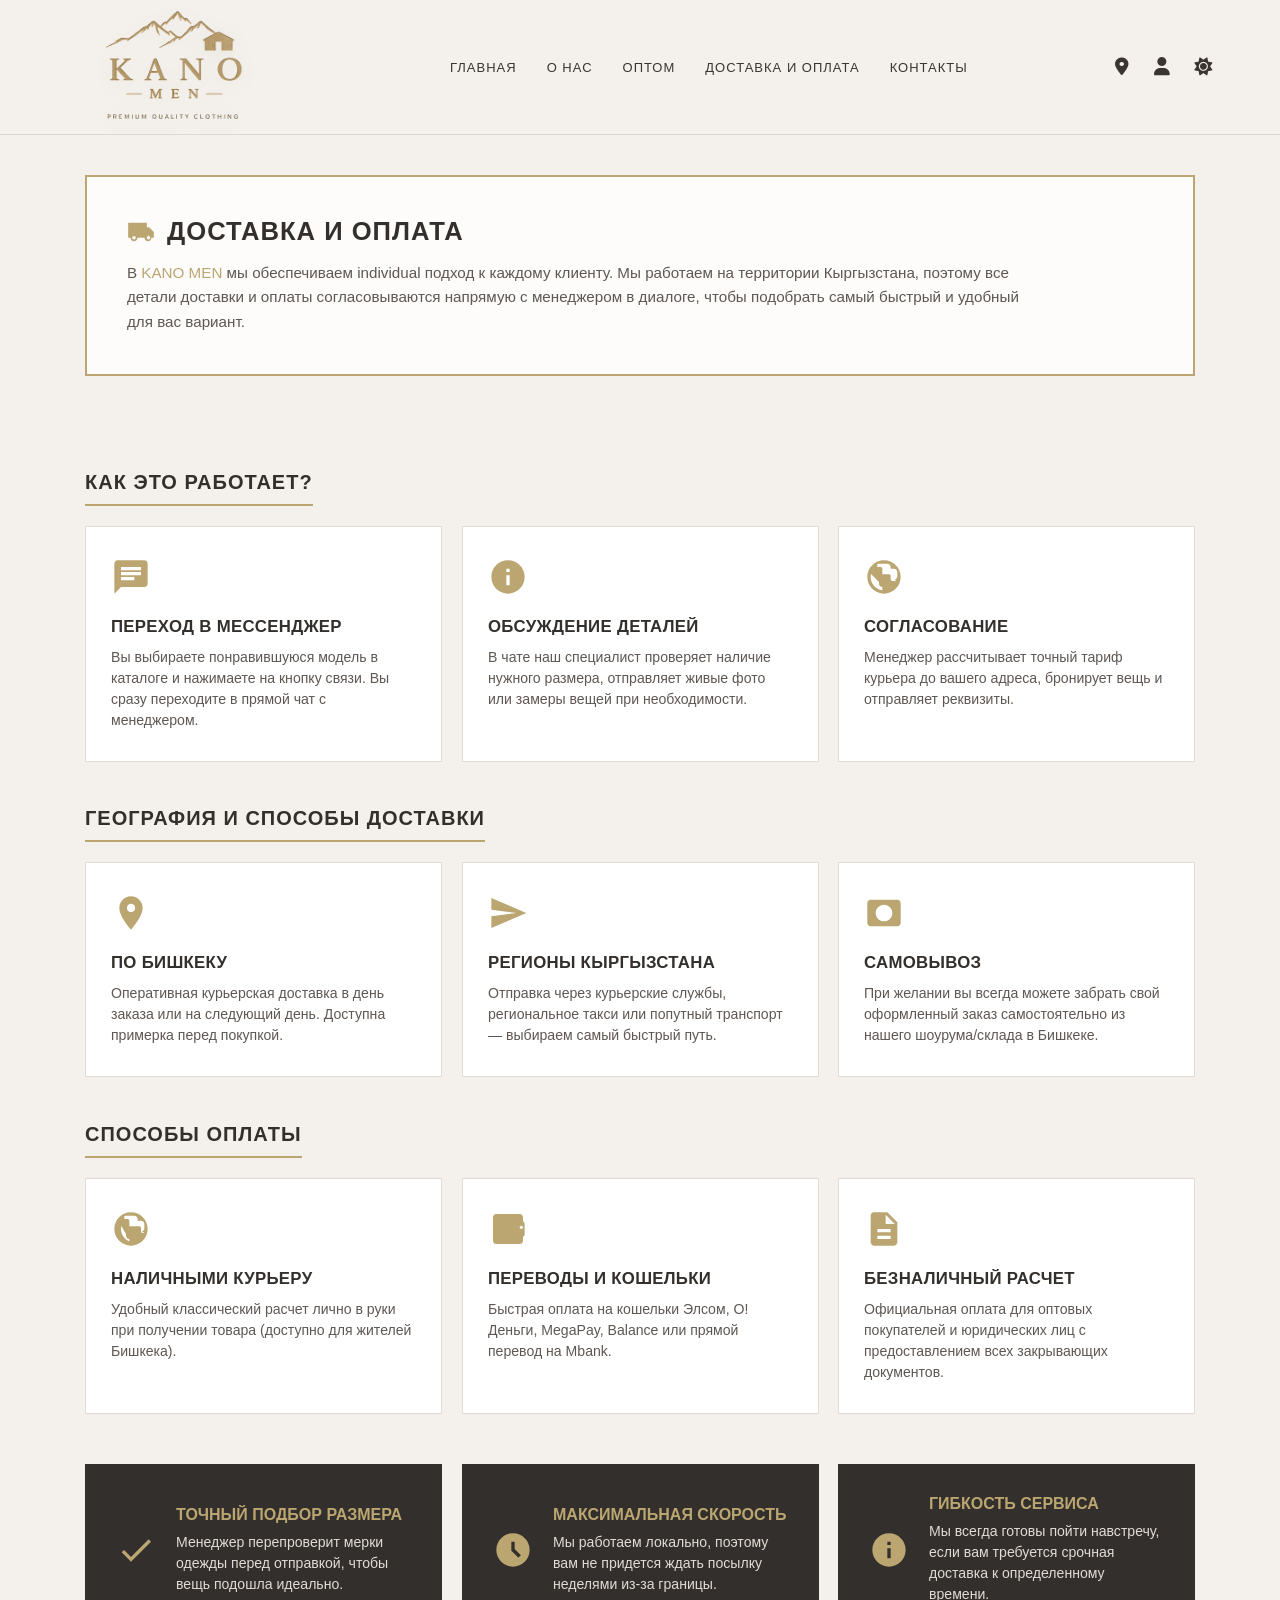
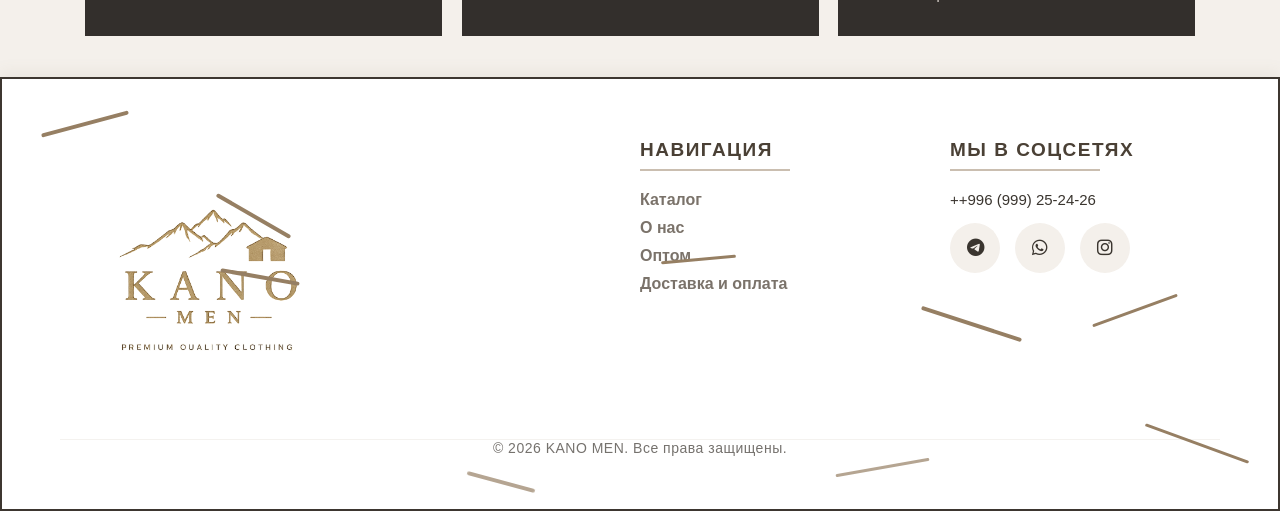
<file: oplata.html>
<!DOCTYPE html>
<html lang="ru">
<head>
    <meta charset="UTF-8">
    <meta name="viewport" content="width=device-width, initial-scale=1.0">
    <title>KANO MEN — Премиум одежда</title>
 
    <link rel="stylesheet" href="https://cdnjs.cloudflare.com/ajax/libs/font-awesome/6.4.0/css/all.min.css">
</head>
<body>
<style>
  
.kano-about {
    background-color: #fcfbfa; 
    padding: 60px 0; 
    font-family: 'Inter', 'Helvetica Neue', sans-serif;
    color: #2b2520; 
   
}

.kano-about__main-title-brand {
    color: rgba(187,166,113); 
}


body.dark-theme .kano-about__main-title-brand {
    color: rgba(187,166,113); 
}

.kano-about__container {
    max-width: 1260px;
    margin: 0 auto;
    padding: 0 30px;
    display: grid;
    grid-template-columns: 260px 1fr 260px;
    gap: 40px; 
    align-items: start;
}

.kano-about__center-content {
    display: flex;
    flex-direction: column;
    align-items: center; 
    gap: 30px; 
}

.kano-about__main-title {
    font-size: 24px; 
    letter-spacing: 4px; 
    text-transform: uppercase;
    margin-bottom: 20px;
    font-weight: 400; 
}

.kano-about__main-text {
    font-size: 14px;
    line-height: 1.8; 
    color: #5c5249;
    max-width: 620px;
    margin: 0 auto;
    text-align: center; 
}

.kano-about__inner-grid {
    display: grid;
    grid-template-columns: 1.1fr 0.9fr;
    gap: 30px;
    width: 100%;
    min-height: 220px; 
    border-top: 1px solid #eae5df; 
    border-bottom: 1px solid #eae5df;
    padding: 20px 0;
    overflow: hidden; 
}

.kano-about__inner-card {
    display: flex;
    align-items: center;
    justify-content: center;
    height: 100%;
    min-height: 180px; 
    overflow: hidden; 
    
}

.kano-about__inner-card img {
    width: 100%;
    height: 100%;
    max-height: 220px; 
    object-fit: cover;
    transition: transform 0.6s ease-in-out;
    border-radius: 8px;
}

.kano-about__inner-card:hover img {
    transform: scale(1.08);
    border-radius: 8px;
}

.kano-about__inner-card--text {
    display: flex;
    align-items: center;
    text-align: left;
}

.kano-about__mini-desc h3 {
    font-size: 12px;
    letter-spacing: 2px;
    text-transform: uppercase;
    font-weight: 600;
    margin-bottom: 10px;
}

.kano-about__mini-desc p {
    font-size: 12px;
    line-height: 1.6;
    color: #6e6255;
    margin: 0;
}

.kano-about__cta {
    width: 100%;
    display: flex;
    justify-content: center; 
    margin-top: 10px; 
}

.kano-about__button {
    display: inline-block;
    background-color: #8c7355; 
    color: #ffffff;
    padding: 14px 40px; 
    font-size: 12px;
    letter-spacing: 3px;
    text-decoration: none;
    text-transform: uppercase;
    font-weight: 500;
    border: 1px solid transparent;
    transition: all 0.4s ease;
}

.kano-about__button:hover {
    background-color: transparent;
    color: #8c7355;
    border-color: #8c7355;
}

.kano-about__side-card {
    display: flex;
    flex-direction: column;
    gap: 20px;
}

.kano-about__image-wrapper {
    width: 100%;
    height: 380px; 
    overflow: hidden;
}

.kano-about__image-wrapper img {
    width: 100%;
    height: 100%;
    object-fit: cover;
    transition: transform 0.6s ease-in-out;
    border-radius: 8px;
}

.kano-about__side-card:hover .kano-about__image-wrapper img {
    transform: scale(1.08);
    border-radius: 8px;
}

.kano-about__card-footer {
    text-align: center;
}

.kano-about__icon {
    font-size: 8px;
    color: #8c7355;
    display: block;
    margin-bottom: 5px;
}

.kano-about__card-title {
    font-size: 11px;
    letter-spacing: 3px;
    text-transform: uppercase;
    font-weight: 500;
}

@media (max-width: 1024px) {
    .kano-about__container {
        grid-template-columns: 1fr;
        gap: 40px;
    }

    .kano-about__center-content {
        display: contents;
    }

    .kano-about__header {
        order: 1;
    }

    .kano-about__inner-grid {
        order: 2;
    }


    .kano-about__container > .kano-about__side-card:first-child {
        order: 3 !important;
    }

  
    .kano-about__container > .kano-about__side-card:last-child {
        order: 4 !important;
    }

    .kano-about__side-card {
        max-width: 340px;
        margin: 0 auto;
    }

    .kano-about__cta {
        order: 5;
        margin-top: 20px;
    }
}

@media (max-width: 640px) {
    .kano-about__inner-grid {
        grid-template-columns: 1fr;
        height: auto;
        min-height: auto;
        gap: 20px;
    }
    .kano-about__inner-card img {
        height: 180px;
    }
}
body.dark-theme .kano-about {
    background-color: #1a1a1a; 
    color: #f4f0eb; 
}

body.dark-theme .kano-about__main-text {
    color: #ded5ca; 
}

body.dark-theme .kano-about__inner-grid {
    border-top: 1px solid #332f2b; 
    border-bottom: 1px solid #332f2b;
}

body.dark-theme .kano-about__mini-desc p {
    color: #ded5ca; 
}

body.dark-theme .kano-about__button {
    background-color: #92795d; 
    color: #ffffff;
    border-color: #92795d;
}

body.dark-theme .kano-about__button:hover {
    background-color: transparent;
    color: #f4f0eb;
    border-color: #f4f0eb;
}


body.dark-theme .kano-about {
    background-color: #1a1a1a; 
    color: #ffffff; 
}

body.dark-theme .kano-about__main-text {
    color: #ffffff; 
}

body.dark-theme .kano-about__brand-name {
    color: rgba(187,166,113); 
}

body.dark-theme .kano-about__inner-grid {
    border-top: 1px solid #332f2b; 
    border-bottom: 1px solid #332f2b;
}

body.dark-theme .kano-about__mini-desc p {
    color: #ffffff; 
}

body.dark-theme .kano-about__button {
    background-color: #92795d; 
    color: #ffffff;
    border-color: #92795d;
}

body.dark-theme .kano-about__button:hover {
    background-color: transparent;
    color: #ffffff;
    border-color: #ffffff;
}

body.dark-theme .kano-about__icon {
    color: #e0dbb5; 
}

:root {
    --color-bg: #f4f0eb;       
    --color-dark: #3a352f;     
    --color-gold: #967f63;    
    --color-white: #ffffff;
    --font-main: 'Segoe UI', Tahoma, Geneva, Verdana, sans-serif;
    --transition: all 0.3s cubic-bezier(0.25, 0.46, 0.45, 0.94);
}

* {
    box-sizing: border-box;
    margin: 0;
    padding: 0;
   
   
}

body {
    font-family: var(--font-main);
    background-color: var(--color-bg);
    color: var(--color-dark);
    overflow-x: hidden;
}

.container {
    max-width: 1200px;
    margin: 0 auto;
    padding: 0 20px;
}

a {
    text-decoration: none;
    color: inherit;
}


.header {
    background-color: var(--color-bg);
    border-bottom: 1px solid rgba(150, 127, 99, 0.2);
    position: sticky;
    top: 0;
    z-index: 100;
    height: 135px; 
}

.header__container {
    display: flex;
    justify-content: space-between;
    align-items: center;
    height: 100%;
    padding: 0 20px;
    position: relative; 
}

.logo {
    position: absolute; 
    left: 20px;
    top: 55%;
    transform: translateY(-50%);
    z-index: 10;
}

.logo__img {
    height: 230px; 
    width: auto;
    object-fit: contain;
    filter: drop-shadow(0 4px 10px rgba(0, 0, 0, 0.05)); 
    transition: transform 0.3s ease; 
     transform: translateX(100px);
     opacity: 0;
      animation: kanoSlideInUp 1.2s cubic-bezier(0.25, 1, 0.5, 1) forwards;
}


.nav {
    margin-left: 390px; 
    transition: var(--transition);
    z-index: 100;
}

.nav__list {
    display: flex;
    list-style: none;
    gap: 30px;
}

.nav__link {
    font-size: 13px;
    font-weight: 500;
    letter-spacing: 1px;
    position: relative;
    padding-bottom: 5px;
    transition: var(--transition);
}
.header__address-link {
    margin-right: 10px;
}

.nav__link::after {
    content: '';
    position: absolute;
    bottom: 0;
    left: 0;
    width: 0;
    height: 1px;
    background-color: var(--color-gold);
    transition: var(--transition);
}

.nav__link:hover::after {
    width: 100%;
}

.header__icons {
    display: flex;
    align-items: center;
    gap: 15px;
    margin-left: auto; 
}

.icon-btn {
    background: none;
    border: none;
    font-size: 18px;
    color: var(--color-dark);
    cursor: pointer;
    transition: var(--transition);
    position: relative;
    display: inline-flex;
    align-items: center;
    justify-content: center;
    text-decoration: none;
}

.icon-btn:hover {
    color: var(--color-gold);
}

.cart-btn {
    display: flex;
    align-items: center;
    gap: 5px;
}

.cart-count {
    font-size: 12px;
    font-weight: bold;
}

.burger {
    display: none;
    flex-direction: column;
    gap: 5px;
    background: none;
    border: none;
    cursor: pointer;
    z-index: 101;
}

.burger span {
    width: 25px;
    height: 2px;
    background-color: var(--color-dark);
    transition: var(--transition);
}

@media (max-width: 992px) {
    .nav {
        margin-left: 140px; 
    }
    .logo__img {
        height: 75px; 
    }
}

@media (max-width: 768px) {
    .nav {
        margin-left: 0; 
        position: fixed;
        top: 80px;
        left: -100%;
        width: 100%;
        height: calc(100vh - 80px);
        background-color: var(--color-bg);
        z-index: 99;
        padding: 40px;
    }
    
    .nav.active {
        left: 0;
    }
    
    .logo__img {
        height: 90px; 
        max-height: none; 
        filter: drop-shadow(0 4px 12px rgba(0, 0, 0, 0.08)); 
    }
}


.burger.active span:nth-child(1) { transform: rotate(45deg) translate(5px, 5px); }
.burger.active span:nth-child(2) { opacity: 0; }
.burger.active span:nth-child(3) { transform: rotate(-45deg) translate(6px, -6px); }






  
@media (max-width: 992px) {
    .nav {
        margin-left: 140px; 
    }
    .logo__img {
        height: 45px; 
    }
}

@media (max-width: 768px) {
    .nav {
        margin-left: 0;
        position: fixed;
        top: 80px;
        left: -100%;
        width: 100%;
        height: calc(100vh - 80px);
        background-color: var(--color-bg);
        z-index: 99;
        padding: 40px;
    }
    
    .nav.active {
        left: 0;
    }


    .logo__img {
        height: 90px; 
        max-height: none; 
        filter: drop-shadow(0 4px 12px rgba(0, 0, 0, 0.08)); 
    }

}

@media (max-width: 992px) {
    
    .hero__bg-wrapper {
        background-position: center;
    }
    
   
    .hero__bg-wrapper::before {
        background: linear-gradient(to bottom, 
            rgba(244, 240, 235, 0.9) 0%, 
            rgba(244, 240, 235, 0.95) 70%,
            rgba(244, 240, 235, 1) 100%);
    }


    .hero__container {
        flex-direction: column;
        align-items: center;
        text-align: center;
        min-height: auto;
        padding-bottom: 0; 
    }

   
    .hero__content {
        flex: 0 0 100%;
        padding: 40px 0 20px 0;
        z-index: 3;
    }

    .hero__title {
        font-size: 32px; 
        margin-bottom: 15px;
    }

    .hero__subtitle {
        font-size: 14px;
        margin-bottom: 25px;
    }

  
    .hero__buttons {
        justify-content: center;
        gap: 10px;
        margin-bottom: 35px;
    }
    
    .btn {
        padding: 12px 25px;
    }

   
    .hero__mini-features {
        justify-content: center;
        flex-wrap: wrap;
        gap: 20px;
    }

    .mini-feature {
        align-items: center; 
        max-width: 160px;
    }

    
    .hero__man-wrapper {
        position: relative;
        width: 100%;
        height: auto;
        max-height: 400px; 
        display: flex;
        justify-content: center;
        align-items: flex-end;
        margin-top: 20px;
    }

    .hero__man-img {
        height: auto;
        width: 100%;
        max-width: 320px; 
        object-fit: contain;
        display: block;
    }


    .nav {
        margin-left: 150px;
    }
    .logo__img {
        height: 75px;
    }
}

@media (max-width: 768px) {

    .nav {
        margin-left: 0;
        position: fixed;
        top: 80px;
        left: -100%;
        width: 100%;
        height: calc(100vh - 80px);
        background-color: var(--color-bg);
        z-index: 99;
        padding: 40px;
    }
    
    .nav.active {
        left: 0;
    }

 
    .logo__img {
        height: 125px;
    }

    .hero__title {
        font-size: 26px; 
    }

    .hero__buttons {
        flex-direction: column; 
        width: 100%;
        max-width: 280px;
        margin: 0 auto 35px auto;
    }
    
    .btn {
        width: 100%;
    }
    .hero__title {
        font-size: 20px; 
        line-height: 1.3;
    }
}
@media (max-width: 992px) {
    
    .features__grid {
        flex-direction: column;
        gap: 20px;
    }
    .feature-item:not(:last-child) {
        border-right: none;
        border-bottom: 1px solid rgba(150, 127, 99, 0.2);
        padding-bottom: 15px;
    }
}

@media (max-width: 768px) {
    
    
    
    .nav__list {
        flex-direction: column;
        align-items: center;
        gap: 40px;
    }

    .burger {
        display: flex;
    }

    .modal__body {
        flex-direction: column;
    }
    .slider {
        height: 250px;
    }
}


.footer {
    background-color: #ffffff; 
    border-top: 1px solid rgba(150, 127, 99, 0.2);
    padding: 60px 0 30px 0;
    color: var(--color-dark);
    border: 2px solid #3d3630;
    box-shadow: 0 -4px 15px rgba(150, 127, 99, 0.1);
    position: relative;
    overflow: hidden;
}

.footer::before,
.footer::after,
.footer__container::before,
.footer__container::after,
.footer__copy::before,
.footer__copy::after,
.footer__about::before,
.footer__links::before,
.footer__links::after,
.footer__socials-block::before {
    content: '';
    position: absolute;
    background: #967f63;
    border-radius: 4px;
    pointer-events: none;
    z-index: 1;
}

.footer::before { width: 90px; height: 4px; top: 10%; left: 3%; transform: rotate(-15deg); animation: lineFloat1 2s infinite ease-in-out alternate; }
.footer::after { width: 110px; height: 3px; bottom: 15%; right: 2%; transform: rotate(20deg); animation: lineFloat2 2s infinite ease-in-out alternate; }
.footer__container::before { width: 80px; height: 4px; top: 40%; left: 15%; transform: rotate(10deg); animation: lineFloat3 2.5s infinite ease-in-out alternate-reverse; }

.footer__copy::before { width: 70px; height: 4px; bottom: -5px; left: 35%; transform: rotate(15deg); animation: lineFloat5 2.2s infinite ease-in-out alternate-reverse; }
.footer__copy::after { width: 95px; height: 3px; bottom: 10px; right: 25%; transform: rotate(-10deg); animation: lineFloat6 2.8s infinite ease-in-out alternate; }
.footer__about::before { width: 85px; height: 4px; top: 25%; left: 28%; transform: rotate(30deg); animation: lineFloat7 2.2s infinite ease-in-out alternate-reverse; }
.footer__links::before { width: 75px; height: 3px; top: 35%; right: 42%; transform: rotate(-5deg); animation: lineFloat8 2.8s infinite ease-in-out alternate; }
.footer__links::after { width: 105px; height: 4px; bottom: 45%; right: 18%; transform: rotate(18deg); animation: lineFloat9 2.6s infinite ease-in-out alternate-reverse; }
.footer__socials-block::before { width: 90px; height: 3px; top: 50%; right: 5%; transform: rotate(-20deg); animation: lineFloat10 2.1s infinite ease-in-out alternate; }

@keyframes lineFloat1 { 0% { transform: translate(0, 0) rotate(-15deg); opacity: 0.3; } 100% { transform: translate(30px, -20px) rotate(-5deg); opacity: 0.7; } }
@keyframes lineFloat2 { 0% { transform: translate(0, 0) rotate(20deg); opacity: 0.25; } 100% { transform: translate(-35px, -15px) rotate(5deg); opacity: 0.6; } }
@keyframes lineFloat3 { 0% { transform: translate(0, 0) rotate(10deg); opacity: 0.3; } 100% { transform: translate(-25px, 25px) rotate(-10deg); opacity: 0.65; } }
@keyframes lineFloat4 { 0% { transform: translate(0, 0) rotate(-25deg); opacity: 0.25; } 100% { transform: translate(40px, 15px) rotate(-15deg); opacity: 0.7; } }
@keyframes lineFloat5 { 0% { transform: translate(0, 0) rotate(15deg); opacity: 0.3; } 100% { transform: translate(-20px, -20px) rotate(5deg); opacity: 0.6; } }
@keyframes lineFloat6 { 0% { transform: translate(0, 0) rotate(-10deg); opacity: 0.2; } 100% { transform: translate(30px, -10px) rotate(-25deg); opacity: 0.55; } }
@keyframes lineFloat7 { 0% { transform: translate(0, 0) rotate(30deg); opacity: 0.35; } 100% { transform: translate(25px, 30px) rotate(15deg); opacity: 0.75; } }
@keyframes lineFloat8 { 0% { transform: translate(0, 0) rotate(-5deg); opacity: 0.25; } 100% { transform: translate(-30px, -15px) rotate(10deg); opacity: 0.65; } }
@keyframes lineFloat9 { 0% { transform: translate(0, 0) rotate(18deg); opacity: 0.3; } 100% { transform: translate(20px, -30px) rotate(28deg); opacity: 0.7; } }
@keyframes lineFloat10 { 0% { transform: translate(0, 0) rotate(-20deg); opacity: 0.2; } 100% { transform: translate(-40px, 20px) rotate(-5deg); opacity: 0.6; } }

.footer__container {
    display: grid;
    grid-template-columns: 2fr 1fr 1fr; 
    gap: 40px;
    position: relative;
    z-index: 2;
}

.footer__copy {
    grid-column: 1 / -1; 
    text-align: center;  
    border-top: 1px solid rgba(150, 127, 99, 0.15); 
    width: 100%;
    font-size: 14px;
    opacity: 0.7;
    margin-top: -40px;
    position: relative;
    letter-spacing: 0.5px;
   
}



.footer__links h3,
.footer__socials-block h3 {
    font-size: 19px;
    letter-spacing: 1.5px;
    margin-bottom: 20px;
    font-weight: 600;
    color: #4a4035;
}

.footer__links ul {
    list-style: none;
}

.footer__links li {
    margin-bottom: 10px;
    font-weight: 700;
    color: #5a5045;
}

.footer__links a {
    font-size: 16px;
    opacity: 0.8;
    display: inline-block;
    letter-spacing: 0px;
    transition: color 0.4s ease, letter-spacing 0.4s ease, transform 0.4s ease, opacity 0.4s ease;
}

.footer__links a:hover {
    color: var(--color-gold);
    opacity: 1;
    letter-spacing: 1px;
    transform: translateY(-2px);
}

.footer__phone {
    font-size: 15px;
    font-weight: 500;
    margin-bottom: 15px;
}

.footer__socials {
    display: flex;
    gap: 15px;
}

.social-icon {
    display: flex;
    align-items: center;
    justify-content: center;
    width: 50px;
    height: 50px;
    border-radius: 50%;
    background-color: var(--color-bg); 
    color: var(--color-dark);
    font-size: 18px;
    transition: all 0.4s cubic-bezier(0.175, 0.885, 0.32, 1.275); 
}

.social-icon:hover {
    transform: translateY(-5px);
    color: #fff;
    box-shadow: 0 5px 15px rgba(0, 0, 0, 0.1);
}

.social-icon--telegram:hover {
    background-color: #0088cc;
}

.social-icon--whatsapp:hover {
    background-color: #25d366;
}

.social-icon--instagram:hover {
    background: linear-gradient(45deg, #f09433 0%, #e6683c 25%, #dc2743 50%, #cc2366 75%, #bc1888 100%);
}


.footer__about {
    position: relative;
    padding-top: 300px; 
}

.footer__logo {
    position: absolute;
    top: 0;
    left: 0;
    width: 300px; 
}

.footer__logo img {
    width: 100%;
    height: auto;
    display: block;
    object-fit: contain;
    filter: drop-shadow(0 0 0px rgba(150, 127, 99, 0));
    transition: all 0.4s ease;
    animation: logoGlow 3s infinite alternate ease-in-out;
}

.footer__logo img:hover {
    transform: scale(1.05) rotate(-1deg);
    filter: drop-shadow(0 0 15px rgba(150, 127, 99, 0.5));
}

@keyframes logoGlow {
    0% { filter: drop-shadow(0 0 2px rgba(150, 127, 99, 0.15)); }
    100% { filter: drop-shadow(0 0 8px rgba(150, 127, 99, 0.4)); }
}

@media (max-width: 992px) {
    .footer__container {
        grid-template-columns: 1fr 1fr;
        gap: 30px;
    }
}

@media (max-width: 776px) {
    .footer {
        padding: 40px 0 30px 0;
    }

    .footer__container {
        grid-template-columns: 1fr;
        gap: 35px;
        text-align: center;
    }

    .footer__about {
        padding-top: 70px;
        display: flex;
        flex-direction: column;
        align-items: center;
    }

    
.footer__logo {
    position: absolute;
    top: 0;
    left: 0;
    width: 100px; 
}
    .footer__text {
        max-width: 100%;
    }
.footer__copy{
    margin-top: 20px;
}
    .footer__links a:hover {
        padding-left: 0;
        letter-spacing: 0.5px;
    }
.category-card{
    width: 100px;
}
    .footer__socials {
        justify-content: center;
    }
}




.footer__links h3,
.footer__socials-block h3 {
    position: relative;
    padding-bottom: 10px;
    display: inline-block;
}

.footer__links h3::after,
.footer__socials-block h3::after {
    content: '';
    position: absolute;
    bottom: 0;
    left: 0;
    width: 150px; 
    height: 2px;
    background-color: var(--color-gold, #735d41);
    opacity: 0.5;
}
#theme-toggle {
    display: flex;
    align-items: center;
    justify-content: center;
    width: 35px;
    height: 35px;
    border-radius: 50%;
    transition: transform 0.5s cubic-bezier(0.4, 0, 0.2, 1), background-color 0.3s ease;
}

#theme-toggle:hover {
    background-color: rgba(150, 127, 99, 0.1);
    transform: scale(1.1);
}

#theme-toggle i {
    transition: transform 0.5s cubic-bezier(0.4, 0, 0.2, 1), color 0.3s ease;
}

#theme-toggle.clicked i {
    transform: rotate(360deg) scale(0);
}

body.dark-theme {
    --color-bg: #1a1a1a;
    --color-dark: #f4f0eb;
    --color-white: #242424;
}

body.dark-theme #theme-toggle:hover {
    background-color: rgba(255, 255, 255, 0.1);
}

body.dark-theme .header {
    background-color: #1a1a1a;
    border-bottom: 1px solid rgba(255, 255, 255, 0.1);
}

body.dark-theme .nav {
    background-color: #1a1a1a;
}

body.dark-theme .hero,
body.dark-theme .hero__bg-wrapper {
    background-color: #1a1a1a;
}

body.dark-theme .hero__bg-wrapper::before {
    background: linear-gradient(to right, 
        rgba(26, 26, 26, 1) 0%, 
        rgba(26, 26, 26, 0.9) 35%, 
        rgba(26, 26, 26, 0.4) 60%, 
        rgba(26, 26, 26, 0) 100%);
}

body.dark-theme .features {
    background-color: rgba(0, 0, 0, 0.2);
    border-top: 1px solid rgba(255, 255, 255, 0.1);
    border-bottom: 1px solid rgba(255, 255, 255, 0.1);
}

body.dark-theme .milky-cat-card,
body.dark-theme .milky-cat-card__info {
    background-color: #242424;
    border-color: #333333;
}

body.dark-theme .milky-cat-card__title {
    color: #f4f0eb;
}

body.dark-theme .milky-cat-modal__content {
    background-color: #242424;
    border-color: #333333;
}

body.dark-theme .milky-cat-modal__title,
body.dark-theme .milky-cat-modal__desc,
body.dark-theme .milky-cat-modal__specs-title,
body.dark-theme .milky-cat-modal__spec-value {
    color: #f4f0eb;
}

body.dark-theme .footer {
    background-color: #242424;
    color: #f4f0eb;
}

body.dark-theme .footer__links h3, 
body.dark-theme .footer__socials-block h3,
body.dark-theme .footer__links li {
    color: #f4f0eb;
}

@media (max-width: 992px) {
    body.dark-theme .hero__bg-wrapper::before {
        background: linear-gradient(to bottom, rgba(26, 26, 26, 0.85) 0%, rgba(26, 26, 26, 0.95) 100%);
    }
}



body.dark-theme .hero__title {
    color: #e0dbb5;
}

body.dark-theme .hero__subtitle {
    color: #ded5ca;
}

body.dark-theme .mini-feature span {
    color: #ded5ca;
}

body.dark-theme .feature-item h3 {
    color: #f4f0eb;
}

body.dark-theme .feature-item p {
    color: #ded5ca;
}

body.dark-theme .section-title {
    color: #f4f0eb;
}

body.dark-theme .category-card {
    background-color: #242424;
}

body.dark-theme .category-card__title {
    color: #f4f0eb;
}

body.dark-theme .category-card__btn {
    border-color: rgba(255, 255, 255, 0.2);
    color: #ded5ca;
}

body.dark-theme .milky-cat-header__title {
    color: #ffffff;
}

body.dark-theme .milky-cat-modal__close {
    background: #333333;
    color: #e0dbb5;
}

body.dark-theme .milky-cat-modal__close:hover {
    background-color: #444444;
}

body.dark-theme .milky-cat-carousel {
    background-color: #1a1a1a;
}

body.dark-theme .milky-cat-carousel__btn {
    background: rgba(36, 36, 36, 0.8);
    color: #f4f0eb;
}

body.dark-theme .milky-cat-carousel__btn:hover {
    background: #242424;
}

body.dark-theme .btn--primary {
    background-color: #92795d;
    color: #ffffff;
    border-color: #92795d;
}

body.dark-theme .btn--primary:hover {
    background-color: transparent;
    color: #f4f0eb;
    border-color: #f4f0eb;
}

body.dark-theme .btn--secondary {
    border-color: rgba(255, 255, 255, 0.3);
    color: #ded5ca;
    background: transparent;
}

body.dark-theme .btn--secondary:hover {
    background-color: #92795d;
    color: #ffffff;
    border-color: #92795d;
}



body.dark-theme .mini-feature i {
    color: #e0dbb5;
}

body.dark-theme .category-card__btn {
    border-color: rgba(244, 240, 235, 0.4);
    color: #f4f0eb;
}

body.dark-theme .category-card__btn:hover {
    background-color: var(--color-gold);
    color: var(--color-white);
    border-color: var(--color-gold);
}
    
body.dark-theme .footer{
border:none
}
body.dark-theme .footer__links li{
    color: #ffffff;
}
.nav {
    transition: left 0.3s cubic-bezier(0.25, 0.46, 0.45, 0.94), transform 0.3s ease;
}

body.dark-theme .nav {
    transition: left 0.3s cubic-bezier(0.25, 0.46, 0.45, 0.94), transform 0.3s ease;
}
body.dark-theme .kano-feature-card{
    background-color: #242424;
    border-color: #333333;
}
body.dark-theme .kano-card-title {
    color: #f4f0eb;
}
body.dark-theme .kano-card-text {
    color: #d8d8d8;
}

.kano-about__brand-name{
    color:rgba(187,166,113)
}
.animate-on-scroll {
    opacity: 0;
    transform: translateY(40px);
    transition: opacity 0.8s cubic-bezier(0.25, 0.46, 0.45, 0.94), transform 0.8s cubic-bezier(0.25, 0.46, 0.45, 0.94);
    will-change: opacity, transform;
}


.animate-on-scroll[style*="--delay"] {
    transition-delay: calc(var(--delay) * 0.12s); 
}


.animate-on-scroll.show {
    opacity: 1;
    transform: translateY(0);
}

.animate-on-scroll-grid > div {
    opacity: 0;
    transform: translateY(40px);
    transition: opacity 0.8s ease, transform 0.8s ease;
}


.animate-on-scroll-grid.show > div {
    opacity: 1;
    transform: translateY(0);
}


.animate-on-scroll-grid.show > div:nth-child(1) { transition-delay: 0.1s; }
.animate-on-scroll-grid.show > div:nth-child(2) { transition-delay: 0.2s; }
.animate-on-scroll-grid.show > div:nth-child(3) { transition-delay: 0.3s; }
.animate-on-scroll-grid.show > div:nth-child(4) { transition-delay: 0.4s; }
.animate-on-scroll-grid.show > div:nth-child(5) { transition-delay: 0.5s; }
.animate-on-scroll-grid.show > div:nth-child(6) { transition-delay: 0.6s; }
.animate-on-scroll-grid.show > div:nth-child(7) { transition-delay: 0.7s; }
.animate-on-scroll-grid.show > div:nth-child(8) { transition-delay: 0.8s; }

body.dark-theme .kano-infographic-section {
    --kano-dark: #f5f4f3;
    --kano-muted: #bda89b;
    --kano-border: #4a4441;
    --kano-bg-light: transparent;
}

body.dark-theme .kano-main-banner {
    background: transparent;
}

body.dark-theme .kano-tile-box {
    background: transparent;
}

body.dark-theme .kano-perk-card {
    background: transparent;
    border-color: var(--kano-border);
}

body.dark-theme .kano-perk-card p {
    color: #d8d3d0;
}
.kano-reveal, 
.kano-grid-title, 
.kano-tile-box, 
.kano-perk-card {
    opacity: 0;
    transform: translateY(-30px);
    will-change: transform, opacity;
}

.kano-visible {
    animation: kanoSlideInDown 0.7s cubic-bezier(0.25, 1, 0.5, 1) forwards;
}

@keyframes kanoSlideInDown {
    to {
        opacity: 1;
        transform: translateY(0);
    }
}


@import url('https://googleapis.com');

.kano-infographic-section {
    --kano-gold: rgba(187, 166, 113, 1);
    --kano-dark: #332f2c;
    --kano-muted: #5e5753;
    --kano-border: #e2dbd5;
    --kano-bg-light: #fdfcfb;
    
    font-family: 'Montserrat', sans-serif;
    color: var(--kano-dark);
    max-width: 1150px;
    margin: 40px auto;
    padding: 0 20px;
}

.kano-reveal {
    opacity: 0;
    transform: translateY(20px);
    animation: kanoSlideInUp 0.6s cubic-bezier(0.25, 1, 0.5, 1) forwards;
}

.kano-main-banner {
    background: var(--kano-bg-light);
    border: 2px solid var(--kano-gold);
    padding: 40px;
    margin-bottom: 50px;
    position: relative;
}
.kano-main-banner h2 {
    font-size: 1.6rem;
    font-weight: 700;
    text-transform: uppercase;
    letter-spacing: 1px;
    margin-bottom: 15px;
    display: flex;
    align-items: center;
    gap: 12px;
    color: var(--kano-dark);
}
.kano-brand-highlight {
    color: var(--kano-gold);
}
.kano-main-banner h2 svg {
    width: 28px;
    height: 28px;
    fill: var(--kano-gold);
}
.kano-main-banner p {
    font-size: 0.95rem;
    color: var(--kano-muted);
    line-height: 1.6;
    font-weight: 400;
    max-width: 900px;
}

.kano-grid-title {
    font-size: 1.25rem;
    font-weight: 700;
    text-transform: uppercase;
    letter-spacing: 1px;
    margin: 45px 0 20px 0;
    padding-bottom: 10px;
    border-bottom: 2px solid var(--kano-gold);
    display: inline-block;
}

.kano-tiles-grid {
    display: grid;
    grid-template-columns: repeat(auto-fit, minmax(280px, 1fr));
    gap: 20px;
}

.kano-tile-box {
    background: #ffffff;
    border: 1px solid var(--kano-border);
    padding: 30px 25px;
    display: flex;
    flex-direction: column;
    align-items: flex-start;
    transition: all 0.3s ease;
}
.kano-tile-box:hover {
    border-color: var(--kano-gold);
    box-shadow: 0 12px 24px rgba(187, 166, 113, 0.12);
    transform: translateY(-3px);
}

.kano-tile-icon {
    width: 40px;
    height: 40px;
    fill: var(--kano-gold);
    margin-bottom: 20px;
}
.kano-tile-box h4 {
    font-size: 1.05rem;
    font-weight: 600;
    text-transform: uppercase;
    margin-bottom: 10px;
    letter-spacing: 0.3px;
}
.kano-tile-box p {
    font-size: 0.88rem;
    color: var(--kano-muted);
    line-height: 1.5;
    font-weight: 400;
}

.kano-perks-grid {
    display: grid;
    grid-template-columns: repeat(auto-fit, minmax(300px, 1fr));
    gap: 20px;
}
.kano-perk-card {
    background: var(--kano-dark);
    color: #ffffff;
    border: 1px solid var(--kano-dark);
    padding: 30px;
    display: flex;
    gap: 20px;
    align-items: center;
      transition: all 0.3s ease;
}
html {
  scroll-behavior: smooth;
}

.kano-perk-card .kano-tile-icon {
    fill: var(--kano-gold);
    flex-shrink: 0;
    margin-bottom: 0;
}
.kano-perk-card h5 {
    font-size: 1rem;
    font-weight: 600;
    text-transform: uppercase;
    margin-bottom: 8px;
    color: var(--kano-gold);
}
.kano-perk-card p {
    font-size: 0.88rem;
    color: #e2dbd5;
    line-height: 1.5;
}



.kano-perk-card:hover {
   border-color: var(--kano-gold) !important;
    box-shadow: 0 12px 24px rgba(187, 166, 113, 0.12);
    transform: translateY(-3px);
}
.kano-del-1 { animation-delay: 0.1s; }
.kano-del-2 { animation-delay: 0.2s; }
.kano-del-3 { animation-delay: 0.3s; }

@keyframes kanoSlideInUp {
    to { opacity: 1; transform: translateY(0); }
}

@media (max-width: 768px) {
    .kano-main-banner { padding: 25px 20px; }
    .kano-main-banner h2 { font-size: 1.3rem; }
    .kano-perk-card { flex-direction: column; gap: 15px; }
}

</style>
    <header class="header">
    <div class="container header__container">
        <div class="logo">
           <img src="ChatGPT Image 28 мая 2026 г., 15_02_30.png" alt="KANO MEN" class="logo__img" onerror="this.style.display='none'; this.nextElementSibling.style.display='block';">
        </div>

        <nav class="nav" id="nav-menu">
            <ul class="nav__list">
                <li><a href="index.html" class="nav__link">ГЛАВНАЯ</a></li>
                <li><a href="about.html" class="nav__link">О НАС</a></li>
                <li><a href="optom.html" class="nav__link">ОПТОМ</a></li>
                <li><a href="oplata.html" class="nav__link">ДОСТАВКА И ОПЛАТА</a></li>
                <li><a href="#contacts" class="nav__link">КОНТАКТЫ</a></li>
            </ul>
        </nav>

        <div class="header__icons">
            <a href="https://2gis.kg/bishkek/geo/70030076169446534/74.575166,42.890345" target="_blank" class="icon-btn header__address-link">
                <i class="fas fa-map-marker-alt"></i>
            </a>
            
            <button class="icon-btn"><i class="fas fa-user"></i></button>
            <button id="theme-toggle" class="icon-btn"><i class="fas fa-sun"></i></button>
            
            <button class="burger" id="burger-menu">
                <span></span>
                <span></span>
                <span></span>
            </button>
        </div>
    </div>
</header>

  <div class="kano-infographic-section">

    <div class="kano-main-banner kano-reveal">
        <h2>
            <svg viewBox="0 0 24 24"><path d="M20 8h-3V4H1v13h2c0 1.66 1.34 3 3 3s3-1.34 3-3h6c0 1.66 1.34 3 3 3s3-1.34 3-3h2v-5l-4-4zM6 18.5c-.83 0-1.5-.67-1.5-1.5s.67-1.5 1.5-1.5 1.5.67 1.5 1.5-.67 1.5-1.5 1.5zm12.5-3c-.28 0-.5-.22-.5-.5s.22-.5 0.5-.5 0.5.22.0.5-.22.5-.5.5zm0 3c-.83 0-1.5-.67-1.5-1.5s.67-1.5 1.5-1.5 1.5.67 1.5 1.5-.67 1.5-1.5 1.5z"/></svg>
            Доставка и оплата
        </h2>
        <p>В <span class="kano-brand-highlight">KANO MEN</span> мы обеспечиваем individual подход к каждому клиенту. Мы работаем на территории Кыргызстана, поэтому все детали доставки и оплаты согласовываются напрямую с менеджером в диалоге, чтобы подобрать самый быстрый и удобный для вас вариант.</p>
    </div>

    <div class="kano-grid-title kano-reveal kano-del-1">Как это работает?</div>
    <div class="kano-tiles-grid">
        <div class="kano-tile-box kano-reveal kano-del-1">
            <svg class="kano-tile-icon" viewBox="0 0 24 24"><path d="M20 2H4c-1.1 0-1.99.9-1.99 2L2 22l4-4h14c1.1 0 2-.9 2-2V4c0-1.1-.9-2-2-2zM6 9h12v2H6V9zm8 5H6v-2h8v2zm4-6H6V6h12v2z"/></svg>
            <h4>Переход в мессенджер</h4>
            <p>Вы выбираете понравившуюся модель в каталоге и нажимаете на кнопку связи. Вы сразу переходите в прямой чат с менеджером.</p>
        </div>
        <div class="kano-tile-box kano-reveal kano-del-2">
            <svg class="kano-tile-icon" viewBox="0 0 24 24"><path d="M12 2C6.48 2 2 6.48 2 12s4.48 10 10 10 10-4.48 10-10S17.52 2 12 2zm1 15h-2v-6h2v6zm0-8h-2V7h2v2z"/></svg>
            <h4>Обсуждение деталей</h4>
            <p>В чате наш специалист проверяет наличие нужного размера, отправляет живые фото или замеры вещей при необходимости.</p>
        </div>
        <div class="kano-tile-box kano-reveal kano-del-3">
            <svg class="kano-tile-icon" viewBox="0 0 24 24"><path d="M12 2C6.48 2 2 6.48 2 12s4.48 10 10 10 10-4.48 10-10S17.52 2 12 2zm-1 17.93c-3.95-.49-7-3.85-7-7.93 0-.62.08-1.21.21-1.79L9 15v1c0 1.1.9 2 2 2v1.93zm8.57-4.75c-.21-.48-.68-.8-1.21-.8h-1.36c-.55 0-1-.45-1-1v-2c0-.55-.45-1-1-1H11V7c0-.55-.45-1-1-1H8V4.5c0-.28.22-.5.5-.5H14c1.1 0 2 .9 2 2v1h2c1.1 0 2 .9 2 2v2.6c0 .87-.57 1.66-1.43 1.83z"/></svg>
            <h4>Согласование</h4>
            <p>Менеджер рассчитывает точный тариф курьера до вашего адреса, бронирует вещь и отправляет реквизиты.</p>
        </div>
    </div>

    <div class="kano-grid-title kano-reveal kano-del-2">География и способы доставки</div>
    <div class="kano-tiles-grid">
        <div class="kano-tile-box kano-reveal kano-del-1">
            <svg class="kano-tile-icon" viewBox="0 0 24 24"><path d="M12 2C8.13 2 5 5.13 5 9c0 5.25 7 13 7 13s7-7.75 7-13c0-3.87-3.13-7-7-7zm0 9.5c-1.38 0-2.5-1.12-2.5-2.5s1.12-2.5 2.5-2.5 2.5 1.12 2.5 2.5-1.12 2.5-2.5 2.5z"/></svg>
            <h4>По Бишкеку</h4>
            <p>Оперативная курьерская доставка в день заказа или на следующий день. Доступна примерка перед покупкой.</p>
        </div>
        <div class="kano-tile-box kano-reveal kano-del-2">
            <svg class="kano-tile-icon" viewBox="0 0 24 24"><path d="M2.01 21L23 12 2.01 3 2 10l15 2-15 2z"/></svg>
            <h4>Регионы Кыргызстана</h4>
            <p>Отправка через курьерские службы, региональное такси или попутный транспорт — выбираем самый быстрый путь.</p>
        </div>
        <div class="kano-tile-box kano-reveal kano-del-3">
            <svg class="kano-tile-icon" viewBox="0 0 24 24"><path d="M20 4H4c-1.1 0-2 .9-2 2v12c0 1.1.9 2 2 2h16c1.1 0 2-.9 2-2V6c0-1.1-.9-2-2-2zm-8 13c-2.76 0-5-2.24-5-5s2.24-5 5-5 5 2.24 5 5-2.24 5-5 5z"/></svg>
            <h4>Самовывоз</h4>
            <p>При желании вы всегда можете забрать свой оформленный заказ самостоятельно из нашего шоурума/склада в Бишкеке.</p>
        </div>
    </div>

    <div class="kano-grid-title kano-reveal kano-del-3">Способы оплаты</div>
    <div class="kano-tiles-grid" style="margin-bottom: 50px;">
        <div class="kano-tile-box kano-reveal kano-del-1">
            <svg class="kano-tile-icon" viewBox="0 0 24 24"><path d="M12 2C6.48 2 2 6.48 2 12s4.48 10 10 10 10-4.48 10-10S17.52 2 12 2zm1 17.93c-3.95-.49-7-3.85-7-7.93 0-.62.08-1.21.21-1.79L9 15v1c0 1.1.9 2 2 2v1.93zm8.57-4.75c-.21-.48-.68-.8-1.21-.8h-1.36c-.55 0-1-.45-1-1v-2c0-.55-.45-1-1-1H11V7c0-.55-.45-1-1-1H8V4.5c0-.28.22-.5.5-.5H14c1.1 0 2 .9 2 2v1h2c1.1 0 2 .9 2 2v2.6c0 .87-.57 1.66-1.43 1.83z"/></svg>
            <h4>Наличными курьеру</h4>
            <p>Удобный классический расчет лично в руки при получении товара (доступно для жителей Бишкека).</p>
        </div>
        <div class="kano-tile-box kano-reveal kano-del-2">
            <svg class="kano-tile-icon" viewBox="0 0 24 24"><path d="M21 7.28V5c0-1.1-.9-2-2-2H5c-1.11 0-2 .9-2 2v14c0 1.1.89 2 2 2h14c1.1 0 2-.9 2-2v-2.28c.59-.35 1-.98 1-1.72V9c0-.74-.41-1.37-1-1.72zM20 12c-.55 0-1-.45-1-1s.45-1 1-1 1 .45 1 1-.45 1-1 1z"/></svg>
            <h4>Переводы и кошельки</h4>
            <p>Быстрая оплата на кошельки Элсом, О!Деньги, MegaPay, Balance или прямой перевод на Mbank.</p>
        </div>
        <div class="kano-tile-box kano-reveal kano-del-3">
            <svg class="kano-tile-icon" viewBox="0 0 24 24"><path d="M14 2H6c-1.1 0-1.99.9-1.99 2L4 20c0 1.1.89 2 1.99 2H18c1.1 0 2-.9 2-2V8l-6-6zm2 16H8v-2h8v2zm0-4H8v-2h8v2zm-3-5V3.5L18.5 9H13z"/></svg>
            <h4>Безналичный расчет</h4>
            <p>Официальная оплата для оптовых покупателей и юридических лиц с предоставлением всех закрывающих документов.</p>
        </div>
    </div>

    <div class="kano-perks-grid kano-reveal kano-del-3">
        <div class="kano-perk-card">
            <svg class="kano-tile-icon" viewBox="0 0 24 24"><path d="M9 16.17L4.83 12l-1.42 1.41L9 19 21 7l-1.41-1.41z"/></svg>
            <div>
                <h5>Точный подбор размера</h5>
                <p>Менеджер перепроверит мерки одежды перед отправкой, чтобы вещь подошла идеально.</p>
            </div>
        </div>
        <div class="kano-perk-card">
            <svg class="kano-tile-icon" viewBox="0 0 24 24"><path d="M11.99 2C6.47 2 2 6.48 2 12s4.47 10 9.99 10C17.52 22 22 17.52 22 12S17.52 2 11.99 2zm3.3 14.71L11 12.41V7h2v4.41l3.71 3.71-1.42 1.42z"/></svg>
            <div>
                <h5>Максимальная скорость</h5>
                <p>Мы работаем локально, поэтому вам не придется ждать посылку неделями из-за границы.</p>
            </div>
        </div>
        <div class="kano-perk-card">
            <svg class="kano-tile-icon" viewBox="0 0 24 24"><path d="M12 2C6.48 2 2 6.48 2 12s4.48 10 10 10 10-4.48 10-10S17.52 2 12 2zm1 15h-2v-6h2v6zm0-8h-2V7h2v2z"/></svg>
            <div>
                <h5>Гибкость сервиса</h5>
                <p>Мы всегда готовы пойти навстречу, если вам требуется срочная доставка к определенному времени.</p>
            </div>
        </div>
    </div>

</div>

 
<footer id="contacts" class="footer animate-on-scroll">
        <div class="container footer__container">
            
            <div class="footer__about">
                <span class="footer__logo">
                    <img src="ChatGPT Image 28 мая 2026 г., 15_02_30.png" alt="KANO MEN">
                </span>
               
              
            </div>

            <div class="footer__links">
                <h3>НАВИГАЦИЯ</h3>
                <ul>
                    <li><a href="index.html">Каталог</a></li>
                    <li><a href="about.html">О нас</a></li>
                    <li><a href="optom.html">Оптом</a></li>
                    <li><a href="oplata.html">Доставка и оплата</a></li>
                </ul>
            </div>

            <div class="footer__socials-block">
                <h3>МЫ В СОЦСЕТЯХ</h3>
                <p class="footer__phone">++996 (999) 25-24-26</p>
                
                <div class="footer__socials">
                    <a href="https://t.me/Canocollection" target="_blank" rel="noopener noreferrer" class="social-icon social-icon--telegram" title="Telegram">
                        <i class="fab fa-telegram-plane"></i>
                    </a>
                    
                    <a href="https://wa.me/996999252426" target="_blank" rel="noopener noreferrer" class="social-icon social-icon--whatsapp" title="WhatsApp">
                        <i class="fab fa-whatsapp"></i>
                    </a>
                    
                    <a href="https://instagram.com/kano_collections" target="_blank" rel="noopener noreferrer" class="social-icon social-icon--instagram" title="Instagram">
                        <i class="fab fa-instagram"></i>
                    </a>
                </div>
            </div>
  <p class="footer__copy">&copy; 2026 KANO MEN. Все права защищены.</p>
        </div>
    </footer>







    <script>
         


    
    const burgerMenu = document.getElementById('burger-menu');
    const navMenu = document.getElementById('nav-menu');

    burgerMenu.addEventListener('click', () => {
        burgerMenu.classList.toggle('active');
        navMenu.classList.toggle('active');
    });

    document.querySelectorAll('.nav__link').forEach(link => {
        link.addEventListener('click', () => {
            burgerMenu.classList.remove('active');
            navMenu.classList.remove('active');
        });
    });


    if (localStorage.getItem('theme') === 'dark') {
    document.body.classList.add('dark-theme');
}

document.addEventListener('DOMContentLoaded', () => {
    const themeToggle = document.getElementById('theme-toggle');

    if (themeToggle) {
        const themeIcon = themeToggle.querySelector('i');

        if (document.body.classList.contains('dark-theme') && themeIcon) {
            themeIcon.className = 'fas fa-moon';
        } else if (themeIcon) {
            themeIcon.className = 'fas fa-sun';
        }

        themeToggle.addEventListener('click', () => {
            themeToggle.classList.add('clicked');
            
            setTimeout(() => {
                document.body.classList.toggle('dark-theme');
                
                if (document.body.classList.contains('dark-theme')) {
                    if (themeIcon) themeIcon.className = 'fas fa-moon';
                    localStorage.setItem('theme', 'dark');  
                } else {
                    if (themeIcon) themeIcon.className = 'fas fa-sun';
                    localStorage.setItem('theme', 'light'); 
                }
                
                themeToggle.classList.remove('clicked');
            }, 250);
        });
    }
});

  

    if (localStorage.getItem('theme') === 'dark') {
        document.body.classList.add('dark-theme');
        
       
        document.addEventListener("DOMContentLoaded", function() {
            const themeToggle = document.getElementById('theme-toggle');
            if (themeToggle) {
                const themeIcon = themeToggle.querySelector('i');
                if (themeIcon) {
                    themeIcon.className = 'fas fa-moon';
                }
            }
        });
    }


 const scrollObserver = new IntersectionObserver((entries) => {
    entries.forEach((entry) => {
        if (entry.isIntersecting) {
            entry.target.classList.add('show');
        }
    });
}, {
    threshold: 0.1 
});


document.querySelectorAll('.animate-on-scroll, .animate-on-scroll-grid').forEach((el) => {
    scrollObserver.observe(el);
});
document.addEventListener('DOMContentLoaded', () => {
    const observerOptions = {
        root: null,
        rootMargin: '0px',
        threshold: 0.1
    };

    const observer = new IntersectionObserver((entries, observer) => {
        entries.forEach(entry => {
            if (entry.isIntersecting) {
                const container = entry.target;
                
                const title = container.previousElementSibling;
                if (title && title.classList.contains('kano-grid-title')) {
                    title.classList.add('kano-visible');
                }

                const cards = container.querySelectorAll('.kano-tile-box, .kano-perk-card');
                cards.forEach((card, index) => {
                    card.style.animationDelay = `${index * 0.15}s`;
                    card.classList.add('kano-visible');
                });

                observer.unobserve(container);
            }
        });
    }, observerOptions);

    const mainBanner = document.querySelector('.kano-main-banner');
    if (mainBanner) {
        const bannerObserver = new IntersectionObserver((entries) => {
            entries.forEach(entry => {
                if (entry.isIntersecting) {
                    mainBanner.classList.add('kano-visible');
                }
            });
        }, { threshold: 0.1 });
        bannerObserver.observe(mainBanner);
    }

    const grids = document.querySelectorAll('.kano-tiles-grid, .kano-perks-grid');
    grids.forEach(grid => {
        observer.observe(grid);
    });
});

    </script>
</body>
</html>
</file>
